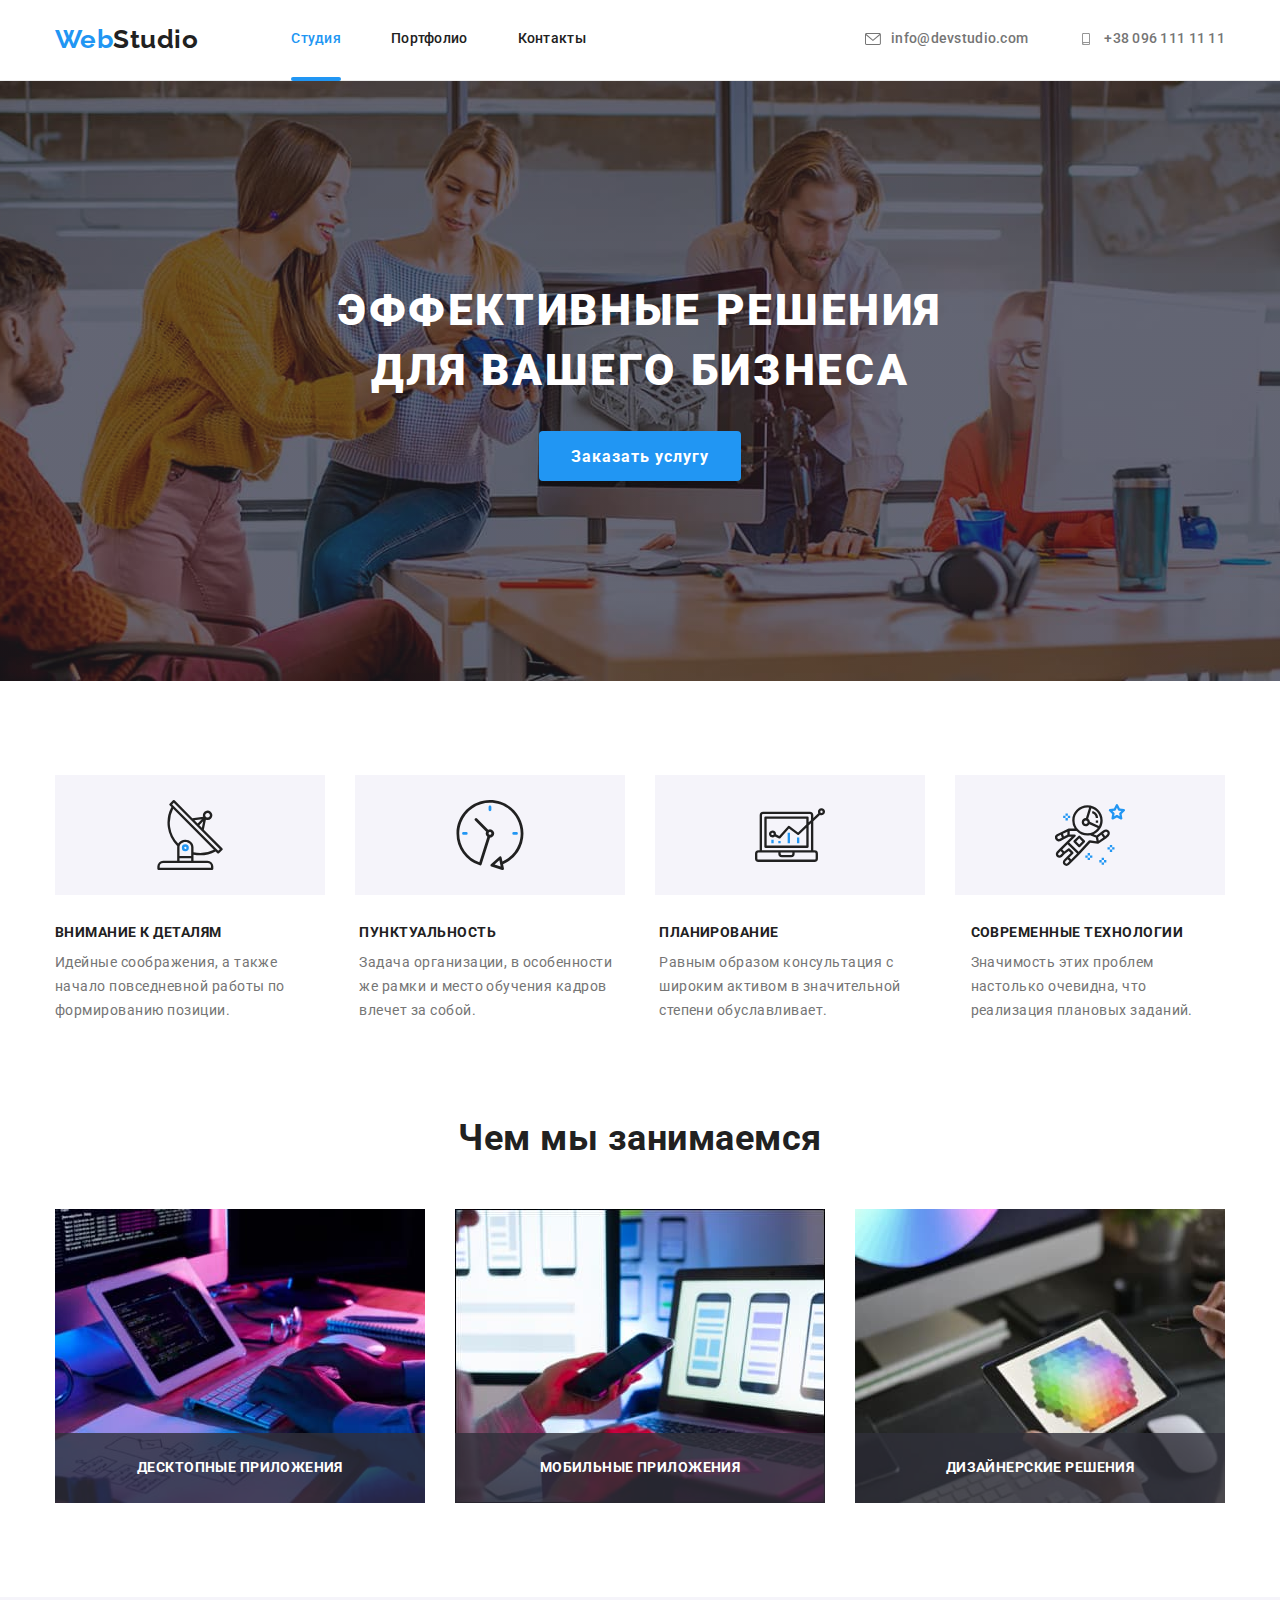
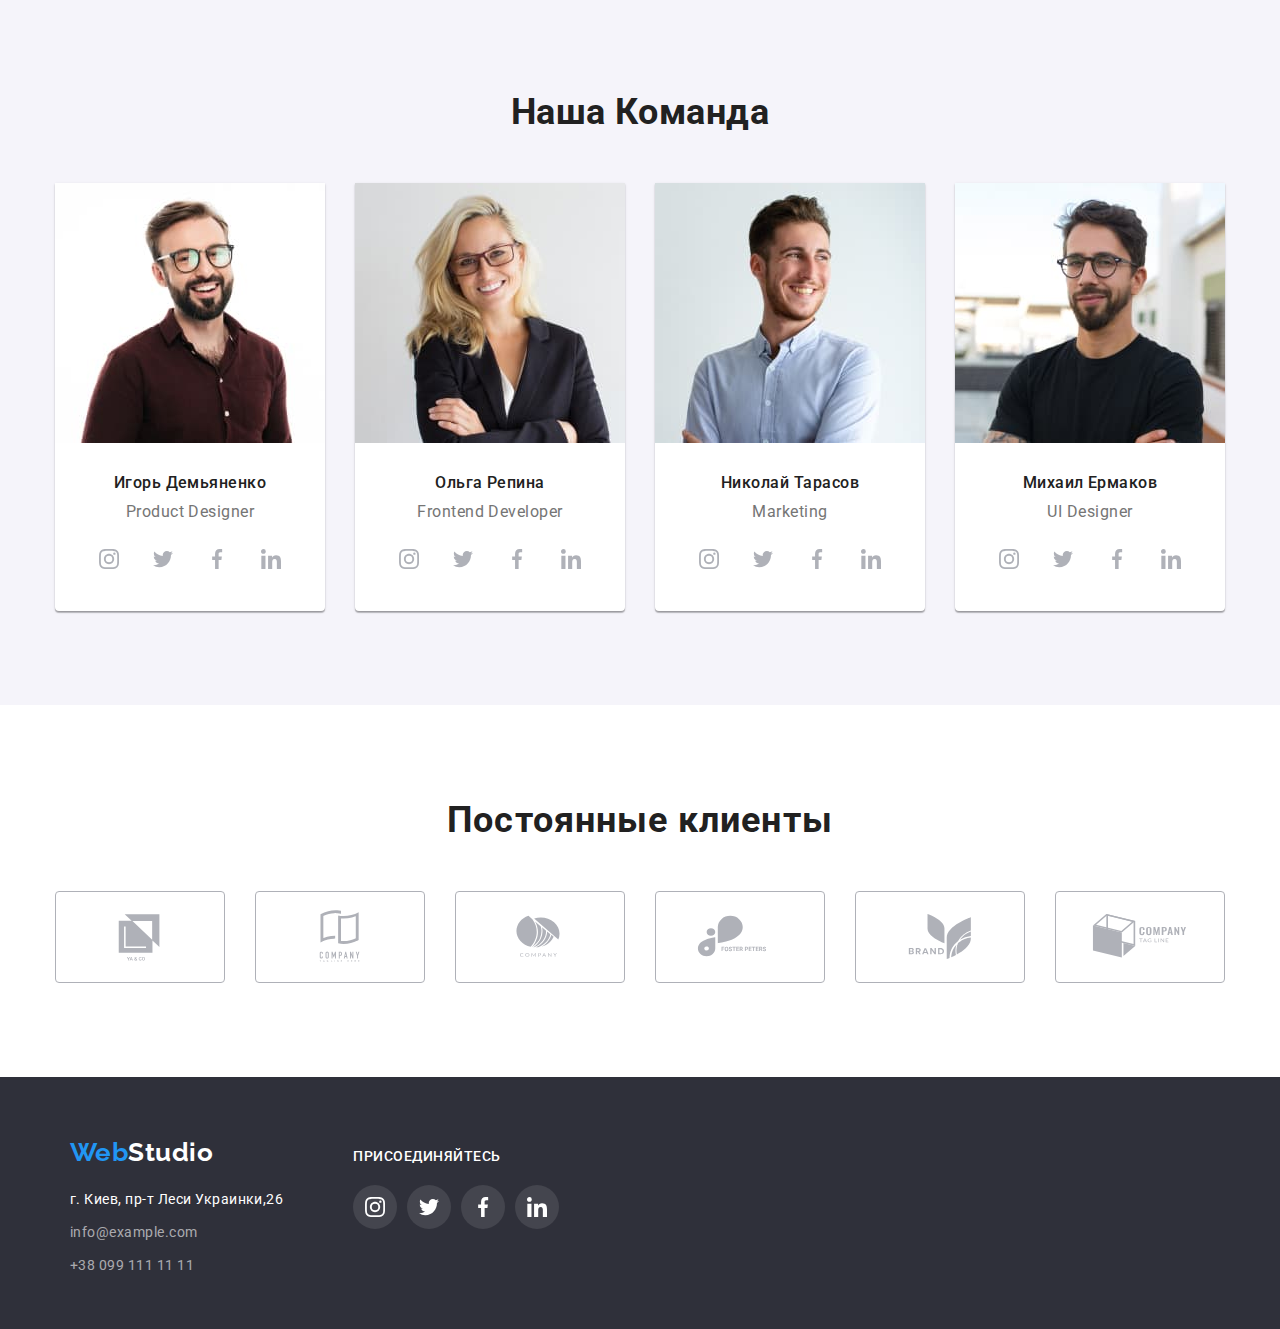
<file: index.html>
<!DOCTYPE html>
<html lang="ru">
<head>
    <meta charset="UTF-8">
    <meta http-equiv="X-UA-Compatible" content="IE=edge">
    <meta name="viewport" content="width=device-width, initial-scale=1.0">
    <title>Webstudio</title>
    <link rel="preconnect" href="https://fonts.googleapis.com">
    <link rel="preconnect" href="https://fonts.gstatic.com" crossorigin>
    <link href="https://fonts.googleapis.com/css2?family=Raleway:wght@700&family=Roboto:wght@400;500;700;900&display=swap"
        rel="stylesheet">
    <link rel="stylesheet" href="https://cdnjs.cloudflare.com/ajax/libs/modern-normalize/1.0.0/modern-normalize.min.css" />
    <link rel="stylesheet" href="./css/styles.css" />
</head>

    <body>

        <!-- HEADER -->
        
        <header class="header section">
            <div class="container">
                                
                <a class="logo-header link" href="./index.html"><span class="accent">Web</span>Studio</a>
                <nav class="header-nav">                
                    <ul class="header-l-nav list">
                        <li class="header-item accent"><a class="header-link link active current" href="./index.html">Студия</a></li>
                        <li class="header-item"><a class="header-link link" href="./portfolio.html">Портфолио</a></li>
                        <li class="header-item"><a class="header-link link" href="">Контакты</a></li>
                    </ul>
                </nav>

                <ul class="header-l-contacts list">
                    <li class="header-item">
                        <a class="header-link link" href="mailto:info@devstudio.com">
                        <svg class="contacts-icon" width="16" height="12">
                            <use href="./img/sprite.svg#icon-envelope"></use>
                        </svg>info@devstudio.com</a>
                    </li>
                    
                    <li class="header-item">
                        <a class="header-link link" href="tel:+380961111111">
                        <svg class="contacts-icon" width="16" height="12">
                        <use href="./img/sprite.svg#icon-smartphone"></use>
                    </svg>+38 096 111 11 11</a>
                    </li>

                </ul>
            </div>
        </header>

        <!-- HERO -->

        <main>
            <section class="hero section">
                <div class="container">
                    <h1 class="hero-title">ЭФФЕКТИВНЫЕ РЕШЕНИЯ ДЛЯ ВАШЕГО БИЗНЕСА</h1>
                    <button type="button" class="btn" data-modal-open=>Заказать услугу</button>
                </div>         
            </section>
            
<!-- FEATURES -->

        <section class="features section">
            <div class="container">
                <h2 class="visually-hidden">Преимущества</h2>
            
                <ul class="features-icon-list list">
                    <li class="features-icon-item">
                    <svg class="features-icon" width="70" height="70">
                        <use class="icon" href="./img/sprite.svg#icon-antenna"></use>
                    </svg>
                    </li>

                    <li class="features-icon-item">
                        <svg class="features-icon" width="70" height="70">
                            <use class="icon" href="./img/sprite.svg#icon-clock"></use>
                        </svg>
                    </li>
                    <li class="features-icon-item">
                        <svg class="features-icon" width="70" height="70">
                            <use class="icon" href="./img/sprite.svg#icon-diagram"></use>
                        </svg>
                    </li>
                    <li class="features-icon-item">
                        <svg class="features-icon" width="70" height="70">
                            <use class="icon" href="./img/sprite.svg#icon-astronaut"></use>
                        </svg>
                    </li>
                </ul>



                <ul class="features-list list">
                    <li class="features-item">
                    <h3 class="features-title">ВНИМАНИЕ К ДЕТАЛЯМ</h3>
                    <p class="features-text">
                        Идейные соображения, а также начало повседневной работы по формированию позиции.
                    </p>
                </li>
                
                
                <li class="features-item">
                    <h3 class="features-title">ПУНКТУАЛЬНОСТЬ</h3>
                    <p class="features-text">
                        Задача организации, в особенности же рамки и место обучения кадров влечет за собой.
                    </p>
                </li>

                <li class="features-item">
                    <h3 class="features-title">ПЛАНИРОВАНИЕ</h3>
                    <p class="features-text">
                        Равным образом консультация с широким активом в значительной степени обуславливает.
                    </p>
                </li>

                <li class="features-item">
                    <h3 class="features-title">СОВРЕМЕННЫЕ ТЕХНОЛОГИИ</h3>
                    <p class="features-text">
                        Значимость этих проблем настолько очевидна, что реализация плановых заданий.
                    </p>
                </li>               
                </ul>
            </div>            
        </section>


<!-- ABOUT-US -->
        <section class="directions section">
            <div class="container">
                <h2 class="directions-title">Чем мы занимаемся</h2>
                <ul class="directions-list list">
                <li class="directions-item">
                    <img src="./img/box1.jpg" alt="Клава" width="370" height="294">
                    <p class="lable">Десктопные приложения</p>
                </li>

                <li class="directions-item">
                    <img src="./img/box2.jpg" alt="Моник" width="370" height="294">
                    <p class="lable">Мобильные приложения</p>
                </li>

                <li class="directions-item">
                    <img src="./img/box3.jpg" alt="Колор" width="370" height="294">
                    <p class="lable">Дизайнерские решения</p>
                </li>
            </ul>
            </div>
        </section>


<!-- OUR-TEAM -->
        <section class="team section">
            <div class="container">
                <h2 class="team-title">Наша Команда</h2>

            <ul class="team-cards-list list">
                <li class="team-card">
                    <img src="./img/img.jpg" alt="ПМ" width="270">
                    <div class="team-description">
                        <h3 class="team-names">Игорь Демьяненко</h3>
                        <p lang="en" class="team-position">Product Designer</p>
                        <ul class="social-list list">
                            <li class="social-item">
                                <a class="social-link link" href="" target="_blank" rel="nofollow noopener noreferrer"
                                    aria-label="Ссылка на Instagram">
                                    <svg class="social-icon" width="20" height="20">
                                        <use href="./img/sprite.svg#icon-instagram"></use>
                                    </svg>
                                </a>
                            </li>
                            <li class="social-item">
                                <a class="social-link link" href="" target="_blank" rel="nofollow noopener noreferrer"
                                    aria-label="Ссылка на twitter">
                                    <svg class="social-icon" width="20" height="20">
                                        <use href="./img/sprite.svg#icon-twitter"></use>
                                    </svg>
                                </a>
                            </li>
                            <li class="social-item">
                                <a class="social-link link" href="" target="_blank" rel="nofollow noopener noreferrer"
                                    aria-label="Ссылка на facebook">
                                    <svg class="social-icon" width="20" height="20">
                                        <use href="./img/sprite.svg#icon-facebook"></use>
                                    </svg>
                                </a>
                            </li>
                            <li class="social-item">
                                <a class="social-link link" href="" target="_blank" rel="nofollow noopener noreferrer"
                                    aria-label="Ссылка на linkedin">
                                    <svg class="social-icon" width="20" height="20">
                                        <use href="./img/sprite.svg#icon-linkedin"></use>
                                    </svg>
                                </a>
                            </li>
                        </ul>
                    </div>
                </li>

                <li class="team-card">
                    <img src="./img/img(1).jpg" alt="Фронт" width="270">
                    <div class="team-description">
                        <h3 class="team-names">Ольга Репина</h3>
                        <p lang="en" class="team-position">Frontend Developer</p>
                        <ul class="social-list list">
                            <li class="social-item">
                                <a class="social-link link" href="" target="_blank" rel="nofollow noopener noreferrer"
                                    aria-label="Ссылка на Instagram">
                                    <svg class="social-icon" width="20" height="20">
                                        <use href="./img/sprite.svg#icon-instagram"></use>
                                    </svg>
                                </a>
                            </li>
                            <li class="social-item">
                                <a class="social-link link" href="" target="_blank" rel="nofollow noopener noreferrer"
                                    aria-label="Ссылка на twitter">
                                    <svg class="social-icon" width="20" height="20">
                                        <use href="./img/sprite.svg#icon-twitter"></use>
                                    </svg>
                                </a>
                            </li>
                            <li class="social-item">
                                <a class="social-link link" href="" target="_blank" rel="nofollow noopener noreferrer"
                                    aria-label="Ссылка на facebook">
                                    <svg class="social-icon" width="20" height="20">
                                        <use href="./img/sprite.svg#icon-facebook"></use>
                                    </svg>
                                </a>
                            </li>
                            <li class="social-item">
                                <a class="social-link link" href="" target="_blank" rel="nofollow noopener noreferrer"
                                    aria-label="Ссылка на linkedin">
                                    <svg class="social-icon" width="20" height="20">
                                        <use href="./img/sprite.svg#icon-linkedin"></use>
                                    </svg>
                                </a>
                            </li>
                        </ul>
                    </div>
                </li>

                <li class="team-card">
                    <img src="./img/img(2).jpg" alt="Маркетинг" width="270">
                    <div class="team-description">
                        <h3 class="team-names">Николай Тарасов</h3>
                        <p lang="en" class="team-position">Marketing</p>
                        <ul class="social-list list">
                            <li class="social-item">
                                <a class="social-link link" href="" target="_blank" rel="nofollow noopener noreferrer"
                                    aria-label="Ссылка на Instagram">
                                    <svg class="social-icon" width="20" height="20">
                                        <use href="./img/sprite.svg#icon-instagram"></use>
                                    </svg>
                                </a>
                            </li>
                            <li class="social-item">
                                <a class="social-link link" href="" target="_blank" rel="nofollow noopener noreferrer"
                                    aria-label="Ссылка на twitter">
                                    <svg class="social-icon" width="20" height="20">
                                        <use href="./img/sprite.svg#icon-twitter"></use>
                                    </svg>
                                </a>
                            </li>
                            <li class="social-item">
                                <a class="social-link link" href="" target="_blank" rel="nofollow noopener noreferrer"
                                    aria-label="Ссылка на facebook">
                                    <svg class="social-icon" width="20" height="20">
                                        <use href="./img/sprite.svg#icon-facebook"></use>
                                    </svg>
                                </a>
                            </li>
                            <li class="social-item">
                                <a class="social-link link" href="" target="_blank" rel="nofollow noopener noreferrer"
                                    aria-label="Ссылка на linkedin">
                                    <svg class="social-icon" width="20" height="20">
                                        <use href="./img/sprite.svg#icon-linkedin"></use>
                                    </svg>
                                </a>
                            </li>
                        </ul>
                    </div>
                </li>

                <li class="team-card">
                    <img src="./img/img(3).jpg" alt="Диз" width="270">
                    <div class="team-description">
                        <h3 class="team-names">Михаил Ермаков</h3>
                        <p lang="en" class="team-position">UI Designer</p>
                        <ul class="social-list list">
                            <li class="social-item">
                                <a class="social-link link" href="" target="_blank" rel="nofollow noopener noreferrer"
                                    aria-label="Ссылка на Instagram">
                                    <svg class="social-icon" width="20" height="20">
                                        <use href="./img/sprite.svg#icon-instagram"></use>
                                    </svg>
                                </a>
                            </li>
                            <li class="social-item">
                                <a class="social-link link" href="" target="_blank" rel="nofollow noopener noreferrer"
                                    aria-label="Ссылка на twitter">
                                    <svg class="social-icon" width="20" height="20">
                                        <use href="./img/sprite.svg#icon-twitter"></use>
                                    </svg>
                                </a>
                            </li>
                            <li class="social-item">
                                <a class="social-link link" href="" target="_blank" rel="nofollow noopener noreferrer"
                                    aria-label="Ссылка на facebook">
                                    <svg class="social-icon" width="20" height="20">
                                        <use href="./img/sprite.svg#icon-facebook"></use>
                                    </svg>
                                </a>
                            </li>
                            <li class="social-item">
                                <a class="social-link link" href="" target="_blank" rel="nofollow noopener noreferrer"
                                    aria-label="Ссылка на linkedin">
                                    <svg class="social-icon" width="20" height="20">
                                        <use href="./img/sprite.svg#icon-linkedin"></use>
                                    </svg>
                                </a>
                            </li>
                        </ul>
                    </div>
                </li>
            </ul>
            </div>
        </section>

        <!-- CUSTOMERS -->

        <section class="clients section">
            <div class="container">
                <h2 class="clients-title">Постоянные клиенты</h2>
                <ul class="clients-list list">
                    <li class="client-item">
                        <a href="" class="client-link link">
                            <svg class="client-ikon" width="106" height="60">
                                <use href="./img/sprite.svg#icon-logo1"></use>
                            </svg>
                        </a>
                    </li>
                    <li class="client-item">
                        <a href="" class="client-link">
                            <svg class="client-ikon" width="106" height="60">
                                <use href="./img/sprite.svg#icon-logo2"></use>
                            </svg>
                        </a>
                    </li>
                    <li class="client-item">
                        <a href="" class="client-link">
                            <svg class="client-ikon" width="106" height="60">
                                <use href="./img/sprite.svg#icon-logo3"></use>
                            </svg>
                        </a>
                    </li>
                    <li class="client-item">
                        <a href="" class="client-link">
                            <svg class="client-ikon" width="106" height="60">
                                <use href="./img/sprite.svg#icon-logo4"></use>
                            </svg>
                        </a>
                    </li>
                    <li class="client-item">
                        <a href="" class="client-link">
                            <svg class="client-ikon" width="106" height="60">
                                <use href="./img/sprite.svg#icon-logo5"></use>
                            </svg>
                        </a>
                    </li>
                    <li class="client-item">
                        <a href="" class="client-link">
                            <svg class="client-ikon" width="106" height="60">
                                <use href="./img/sprite.svg#icon-logo6"></use>
                            </svg>
                        </a>
                    </li>
                </ul>
            </div>
        </section>

    </main>

<!-- FOOTER -->
        <footer class="footer section">
            <div class="container">
                <div class="logo-and-address">
                    <a class="logo link" href="./index.html"><span class="first-word">Web</span><span class="third-word">Studio</a>
                    <address class="address">
                    <ul class="footer-address-list list">
                        <li class="footer-address-item"><a class="footer-address-post link" href="https://goo.gl/maps/rf4UaAymwSUTTW86A">г. Киев, пр-т Леси Украинки,26</a></li>
                        <li class="footer-address-item"><a class="footer-address-link link" href="mailto:info@example.com">info@example.com</a></li>
                        <li class="footer-address-item"><a class="footer-address-link link" href="tel:+380991111111">+38 099 111 11 11</a></li>
                    </ul>
                    </address>
                </div>
                
                    <div class="join">
                        <p class="join-text">Присоединяйтесь</p>
                        <ul class="social-list list">
                            <li class="social-item">
                                <a class="social-link link" href="" target="_blank" rel="nofollow noopener noreferrer"
                                    aria-label="Ссылка на instagram">
                                    <svg class="social-icon" width="20" height="20">
                                        <use href="./img/sprite.svg#icon-instagram"></use>
                                    </svg>
                                </a>
                            </li>
                            <li class="social-item">
                                <a class="social-link link" href="" target="_blank" rel="nofollow noopener noreferrer"
                                    aria-label="Ссылка на twitter">
                                    <svg class="footer-social-icon" width="20" height="20">
                                        <use href="./img/sprite.svg#icon-twitter"></use>
                                    </svg>
                                </a>
                            </li>
                            <li class="social-item">
                                <a class="social-link link" href="" target="_blank" rel="nofollow noopener noreferrer"
                                    aria-label="Ссылка на facebook">
                                    <svg class="footer-social-icon" width="20" height="20">
                                        <use href="./img/sprite.svg#icon-facebook"></use>
                                    </svg>
                                </a>
                            </li>
                            <li class="social-item">
                                <a class="social-link link" href="" target="_blank" rel="nofollow noopener noreferrer"
                                    aria-label="Ссылка на linkedin">
                                    <svg class="footer-social-icon" width="20" height="20">
                                        <use href="./img/sprite.svg#icon-linkedin"></use>
                                    </svg>
                                </a>
                            </li>
                        </ul>
                    </div>
                </div>
            </div>
        </footer>

        <div class="backdrop is-hidden" data-modal>
            <div class="modal">
                <button type="button" class="modal-close-btn btn" data-modal-close>
                    <svg class="modal-icon" width="18" height="18">
                        <use href="./img/sprite.svg#icon-close"></use>
                    </svg>
                </button>
            </div>
        </div>

        <script src="./js/modal.js"></script>

    </body>
</html>
</file>
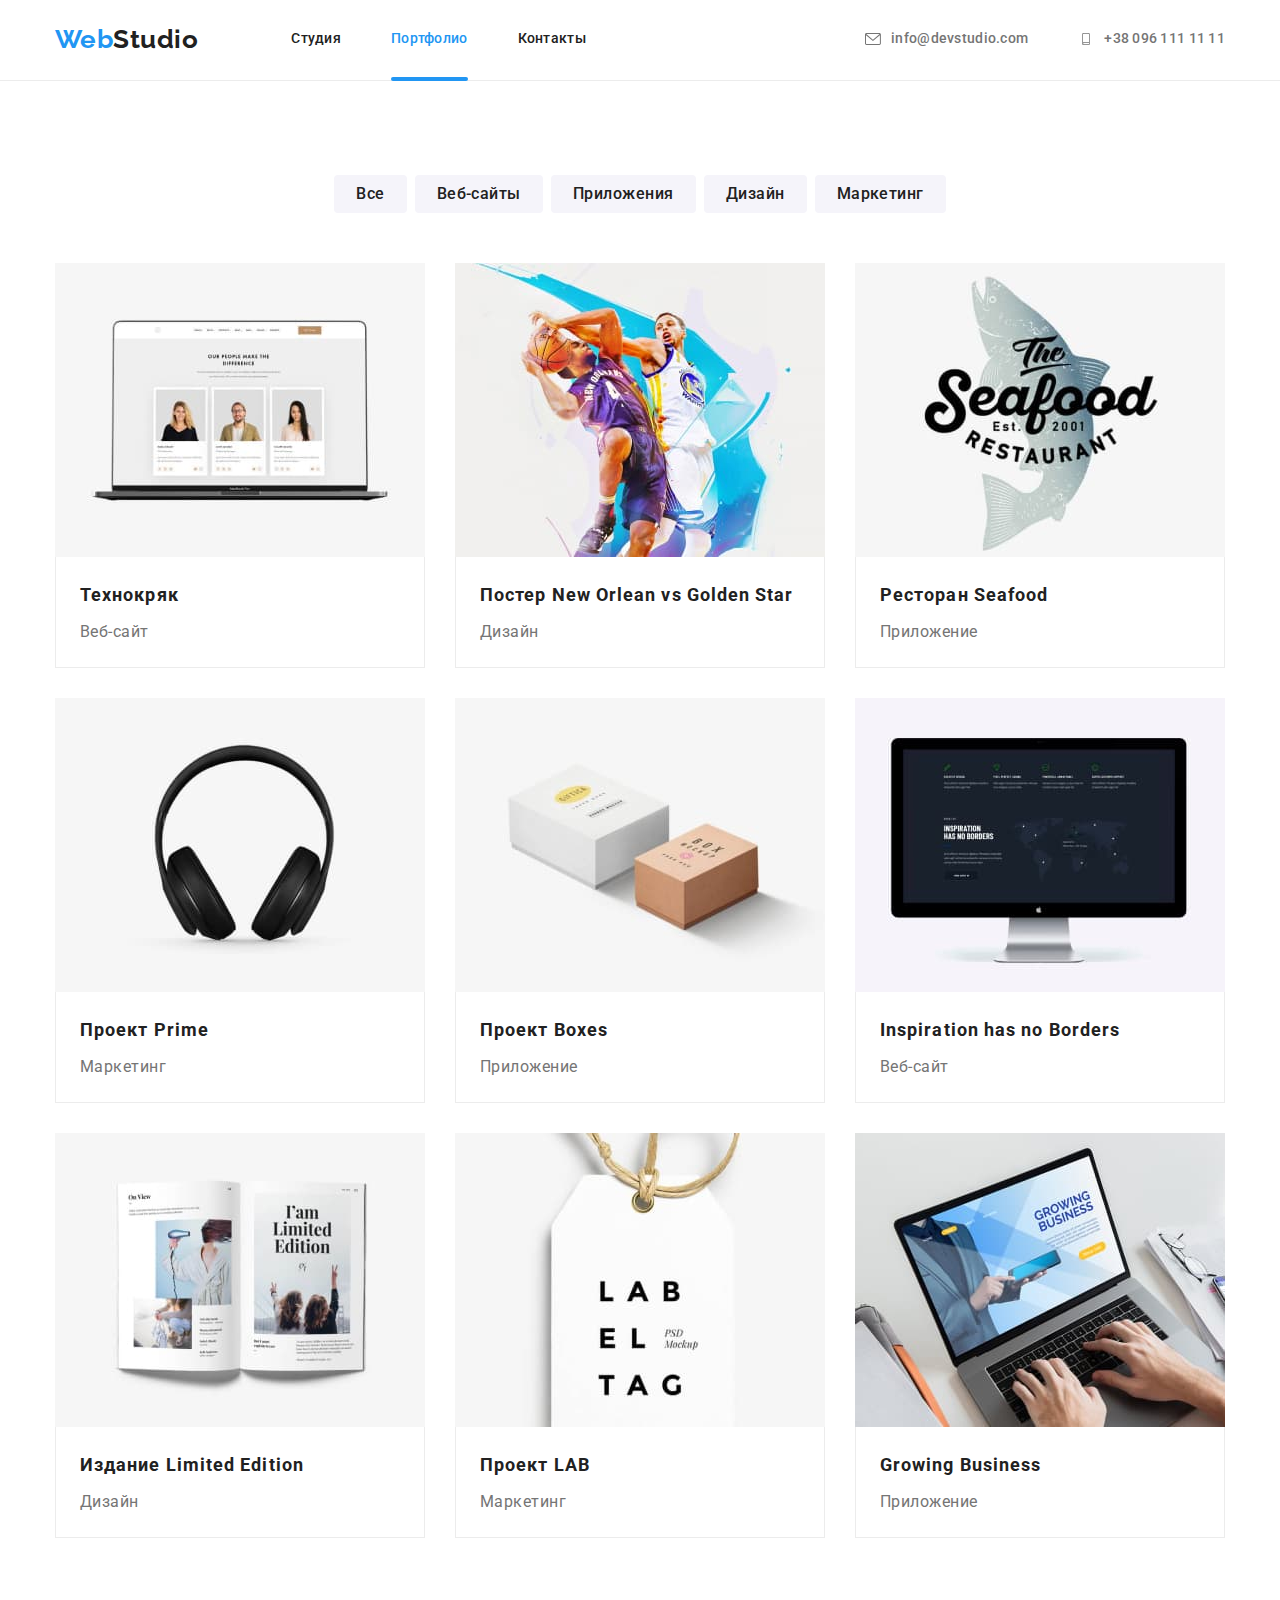
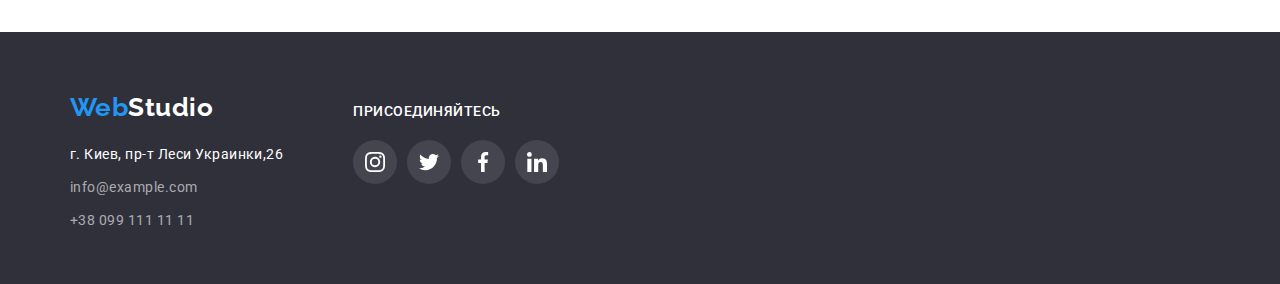
<file: portfolio.html>
<!DOCTYPE html>
<html lang="ru">

<head>
    <meta charset="UTF-8">
    <meta http-equiv="X-UA-Compatible" content="IE=edge">
    <meta name="viewport" content="width=device-width, initial-scale=1.0">
    <title>Webstudio</title>
    <link rel="preconnect" href="https://fonts.googleapis.com">
    <link rel="preconnect" href="https://fonts.gstatic.com" crossorigin>
    <link
        href="https://fonts.googleapis.com/css2?family=Raleway:wght@700&family=Roboto:wght@400;500;700;900&display=swap"
        rel="stylesheet">
    <link rel="stylesheet"
        href="https://cdnjs.cloudflare.com/ajax/libs/modern-normalize/1.0.0/modern-normalize.min.css" />
    <link rel="stylesheet" href="./css/styles.css" />
</head>

<body>
    <!-- HEADER -->
    <header class="header section">
        <div class="container">
    
            <a class="logo-header link" href="./index.html"><span class="accent">Web</span>Studio</a>
            <nav class="header-nav">
                <ul class="header-l-nav list">
                    <li class="header-item"><a class="header-link link " href="./index.html">Студия</a></li>
                    <li class="header-item accent"><a class="header-link link active current" href="./portfolio.html">Портфолио</a></li>
                    <li class="header-item"><a class="header-link link" href="">Контакты</a></li>
                </ul>
            </nav>
    
            <ul class="header-l-contacts list">
                <li class="header-item">
                    <a class="header-link link" href="mailto:info@devstudio.com">
                        <svg class="contacts-icon" width="16" height="12">
                            <use href="./img/sprite.svg#icon-envelope"></use>
                        </svg>info@devstudio.com</a>
                </li>
    
                <li class="header-item">
                    <a class="header-link link" href="tel:+380961111111">
                        <svg class="contacts-icon" width="16" height="12">
                            <use href="./img/sprite.svg#icon-smartphone"></use>
                        </svg>+38 096 111 11 11</a>
                </li>
    
            </ul>
        </div>
    </header>

        <main>
           <!-- OUR-PROJECTS  -->
            <section class="projects section">
                <div class="container">
                    <h1 class="visually-hidden">Our Projects Portfolio</h1>
                    <ul class="filter-list list">
                    <li class="filter-item"><button class="filter-btn btn" type="button">Все</button></li>
                    <li class="filter-item"><button class="filter-btn btn" type="button">Веб-сайты</button></li>
                    <li class="filter-item"><button class="filter-btn btn" type="button">Приложения</button></li>
                    <li class="filter-item"><button class="filter-btn btn" type="button">Дизайн</button></li>
                    <li class="filter-item"><button class="filter-btn btn" type="button">Маркетинг</button></li>
                    </ul>
                
                    <!-- PROJECTS -->

                
                        <ul class="project-list list">
                            <li class="project-item">
                                <a href="" class="project-link link">
                                       <div class="project-wrap">
                                           <img src="./img/1.jpg" alt="Технокряк" width="370" height="294"/>
                                            <p class="projects-top-text">
                                            Технокряк это современная площадка распространения коронавируса. Компании используют эту платформу для цифрового
                                            шпионажа и атак на защищённые сервера конкурентов.
                                            </p>
                                       </div>                                       
                                        <div class="project-description">
                                            <h2 class="project-name">Технокряк</h2>
                                            <p class="project-type">Веб-сайт</p>
                                        </div>                                                                   
                                </a>                               
                            </li>


                            <li class="project-item">
                                <a href="" class="project-link link">
                                    <div class="project-wrap">
                                        <img src="./img/2.jpg" alt="NO" width="370" height="294">
                                        <p class="projects-top-text">
                                        Технокряк это современная площадка распространения коронавируса. Компании используют эту платформу для цифрового
                                        шпионажа и атак на защищённые сервера конкурентов.
                                        </p>
                                    </div>                                   
                                    <div class="project-description">
                                        <h2 class="project-name">Постер New Orlean vs Golden Star</h2>
                                        <p class="project-type">Дизайн</p>
                                    </div>
                                </a>                              
                            </li>

                            <li class="project-item">
                                <a href="" class="project-link link">
                                    <div class="project-wrap">
                                        <img src="./img/3.jpg" alt="Resto" width="370" height="294">
                                        <p class="projects-top-text">
                                        Технокряк это современная площадка распространения коронавируса. Компании используют эту платформу для цифрового
                                        шпионажа и атак на защищённые сервера конкурентов.
                                        </p>
                                    </div>                               
                                <div class="project-description">
                                    <h2 class="project-name">Ресторан Seafood</h2>
                                    <p class="project-type">Приложение</p>
                                </div>
                                </a>                               
                            </li>

                            <li class="project-item">
                                <a href="" class="project-link link">
                                <div class="project-wrap">
                                    <img src="./img/4.jpg" alt="Уши" width="370" height="294">                               
                                    <p class="projects-top-text">
                                    Технокряк это современная площадка распространения коронавируса. Компании используют эту платформу для цифрового
                                    шпионажа и атак на защищённые сервера конкурентов.
                                    </p>
                                </div>                              
                                <div class="project-description">
                                    <h2 class="project-name">Проект Prime</h2>
                                    <p class="project-type">Маркетинг</p>
                                </div>
                                </a>                              
                            </li>

                            <li class="project-item">
                                <a href="" class="project-link link">
                                    <div class="project-wrap">
                                        <img src="./img/5.jpg" alt="Коробки" width="370" height="294">
                                    <p class="projects-top-text">
                                    Технокряк это современная площадка распространения коронавируса. Компании используют эту платформу для цифрового
                                    шпионажа и атак на защищённые сервера конкурентов.
                                    </p>
                                    </div>                               
                                <div class="project-description">
                                    <h2 class="project-name">Проект Boxes</h2>
                                    <p class="project-type">Приложение</p>
                                </div>
                                </a>                             
                            </li>

                            <li class="project-item">
                                <a href="" class="project-link link">
                                
                                <div class="project-wrap">
                                    <img src="./img/6.jpg" alt="Моник" width="370" height="294">
                                    <p class="projects-top-text">
                                    Технокряк это современная площадка распространения коронавируса. Компании используют эту платформу для цифрового
                                    шпионажа и атак на защищённые сервера конкурентов.
                                    </p>
                                </div>                                
                                <div class="project-description">
                                    <h2 class="project-name">Inspiration has no Borders</h2>
                                    <p class="project-type">Веб-сайт</p>
                                </div>
                                </a>
                            </li>

                                

                            <li class="project-item">
                                <a href="" class="project-link link">
                                
                                <div class="project-wrap">
                                    <img src="./img/7.jpg" alt="Книга" width="370" height="294">
                                    <p class="projects-top-text">
                                    Технокряк это современная площадка распространения коронавируса. Компании используют эту платформу для цифрового
                                    шпионажа и атак на защищённые сервера конкурентов.
                                </p>
                                </div>                               
                                <div class="project-description">
                                    <h2 class="project-name">Издание Limited Edition</h2>
                                    <p class="project-type">Дизайн</p>
                                </div>
                                </a>                              
                            </li>

                            <li class="project-item">
                                <a href="" class="project-link link">
                                
                                <div class="project-wrap">
                                    <img src="./img/8.jpg" alt="Бирка" width="370" height="294">
                                    <p class="projects-top-text">
                                    Технокряк это современная площадка распространения коронавируса. Компании используют эту платформу для цифрового
                                    шпионажа и атак на защищённые сервера конкурентов.
                                </p>
                                </div>                                
                                <div class="project-description">
                                    <h2 class="project-name">Проект LAB</h2>
                                    <p class="project-type">Маркетинг</p>
                                </div>
                                </a>                              
                            </li>

                            <li class="project-item">
                                <a href="" class="project-link link">
                                
                                <div class="project-wrap">
                                    <img src="./img/9.jpg" alt="Ноут" width="370" height="294">
                                    <p class="projects-top-text">
                                    Технокряк это современная площадка распространения коронавируса. Компании используют эту платформу для цифрового
                                    шпионажа и атак на защищённые сервера конкурентов.
                                </p>
                                </div>                                
                                <div class="project-description">
                                    <h2 class="project-name">Growing Business</h2>
                                    <p class="project-type">Приложение</p>
                                </div>
                                </a>                               
                            </li>
                        </ul>
            </div>
            
            </section>
        </main>

        <!-- FOOTER -->
        <footer class="footer section">
            <div class="container">
                <div class="logo-and-address">
                    <a class="logo link" href="./index.html"><span class="first-word">Web</span><span
                            class="third-word">Studio</a>
                    <address class="address">
                        <ul class="footer-address-list list">
                            <li class="footer-address-item"><a class="footer-address-post link" href="https://goo.gl/maps/rf4UaAymwSUTTW86A">г. Киев, пр-т
                                    Леси Украинки,26</a></li>
                            <li class="footer-address-item"><a class="footer-address-link link" href="mailto:info@example.com">info@example.com</a></li>
                            <li class="footer-address-item"><a class="footer-address-link link" href="tel:+380991111111">+38 099 111 11 11</a></li>
                        </ul>
                    </address>
                </div>
        
                <div class="join">
                    <p class="join-text">Присоединяйтесь</p>
                    <ul class="social-list list">
                        <li class="social-item">
                            <a class="social-link link" href="" target="_blank" rel="nofollow noopener noreferrer"
                                aria-label="Ссылка на instagram">
                                <svg class="social-icon" width="20" height="20">
                                    <use href="./img/sprite.svg#icon-instagram"></use>
                                </svg>
                            </a>
                        </li>
                        <li class="social-item">
                            <a class="social-link link" href="" target="_blank" rel="nofollow noopener noreferrer"
                                aria-label="Ссылка на twitter">
                                <svg class="footer-social-icon" width="20" height="20">
                                    <use href="./img/sprite.svg#icon-twitter"></use>
                                </svg>
                            </a>
                        </li>
                        <li class="social-item">
                            <a class="social-link link" href="" target="_blank" rel="nofollow noopener noreferrer"
                                aria-label="Ссылка на facebook">
                                <svg class="footer-social-icon" width="20" height="20">
                                    <use href="./img/sprite.svg#icon-facebook"></use>
                                </svg>
                            </a>
                        </li>
                        <li class="social-item">
                            <a class="social-link link" href="" target="_blank" rel="nofollow noopener noreferrer"
                                aria-label="Ссылка на linkedin">
                                <svg class="footer-social-icon" width="20" height="20">
                                    <use href="./img/sprite.svg#icon-linkedin"></use>
                                </svg>
                            </a>
                        </li>
                    </ul>
                </div>
            </div>
            </div>
        </footer>

        <script src="./js/modal.js"></script>
        
    </body>
</html>
</file>
<file: css/styles.css>
:root {
  --header-color: #212121;
  --second-header-color: #757575;
  --first-title-color: #ffffff;
  --border-l-header-color: #ececec;
  --second-title-color: #303030;
  --first-btn-color: #ffffff;
  --second-btn-color: #303030;
  --third-btn-color: #f5f4fa;
  --first-text-color: #303030;
  --second-text-color: rgba(157, 164, 189, 0.6);
  --third-text-color: #9da4bd;
  --fourth-text-color: #555555;
  --accent-color: #2196f3;
  --icon-color: #afb1b8;
  --icon-color-hover: #ffffff;
  --footer-background: #2f303a;
  --footer-dets-color: rgba(255, 255, 255, 0.6);
  --additional-color-footer: #44454e;
  --additional-icon-color-hover: #2196f3;
}

body {
  font-family: 'Roboto', sans-serif;
  background-color: var(--first-title-color);
  color: var(--header-color);
  letter-spacing: 0.03em;
}

p,
h1,
h2,
h3,
h4,
h5,
h6 {
  margin: 0;
}

img {
  display: block;
}

/* ------------------HEADER----------------------- */

.list {
  list-style: none;
  margin: 0;
  padding: 0;
}

.link {
  text-decoration: none;
  font-style: normal;
}

.btn {
  cursor: pointer;
  border-radius: 4px;
}

.container {
  width: 1200px;
  padding-left: 15px;
  padding-right: 15px;
  margin-left: auto;
  margin-right: auto;
}

.section {
  margin-left: auto;
  margin-right: auto;
}

.header {
  background-color: var(--first-title-color);
  padding-top: 24px;
  padding-bottom: 25px;
}

.header {
  border-bottom: 1px solid var(--border-l-header-color);
}

.header > .container {
  display: flex;
  justify-content: flex-start;
  align-items: center;
}

.logo-header {
  font-family: 'Raleway', sans-serif;
  font-weight: 700;
  font-size: 26px;
  line-height: 1.19;
  display: block;
  color: var(--header-color);
  margin-right: 93px;
}

.header-l-nav {
  display: flex;
  justify-content: space-between;
  align-items: center;
}

.header-item + .header-item {
  margin-left: 50px;
}

.header-link {
  position: relative;
  font-weight: 500;
  font-size: 14px;
  line-height: 1.14;
  letter-spacing: 0.02em;
  display: flex;
  justify-content: space-between;
  align-items: center;
  transition: color 250ms cubic-bezier(0.4, 0, 0.2, 1);
}

.header-nav .header-link {
  color: inherit;
}

.header .header-link:hover,
.header .header-link:focus,
.heder .active {
  color: var(--accent-color);
}

.active {
  color: var(--accent-color);
  border-bottom: var(--accent-color);
}

.accent {
  color: var(--accent-color);
  border-bottom: var(--accent-color);
}

.header-link.current::after {
  content: '';
  position: absolute;
  width: 100%;
  height: 4px;
  border-radius: 2px;
  background-color: var(--accent-color);
  bottom: -34px;
  left: 0;
}

.header-l-contacts {
  display: flex;
  justify-content: center;
  align-items: center;
  margin-left: auto;
}

.header-l-contacts .header-link {
  color: var(--second-header-color);
}

.contacts-icon {
  margin-right: 10px;
  fill: currentColor;
}

.contacts-icon:hover,
.contacts-icon:focus {
  fill: currentColor;
}

/* HERO */
.hero {
  background-color: var(--footer-background);
  text-align: center;
  max-width: 1600px;
  padding-top: 200px;
  padding-bottom: 200px;
  margin-bottom: 0;
  min-height: 600px;
  background-image: linear-gradient(to right, rgba(47, 48, 58, 0.4), rgba(47, 48, 58, 0.4)),
    url(../img/hero-image.jpg);
  background-size: cover;
  background-position: center;
  background-repeat: no-repeat;
}

.hero-title {
  color: var(--first-title-color);
  font-weight: 900;
  font-size: 44px;
  line-height: 1.36;
  letter-spacing: 0.06em;
  text-transform: uppercase;
  width: 696px;
  margin-left: auto;
  margin-right: auto;
  margin-bottom: 30px;
}

.hero .btn {
  display: inline-block;
  min-width: 200px;
  height: 50px;
  font-weight: 700;
  font-size: 16px;
  line-height: 1.87;
  color: var(--first-title-color);
  letter-spacing: 0.06em;
  background-color: var(--accent-color);
  border: 1px solid transparent;
  box-shadow: 0px 4px 4px rgba(0, 0, 0, 0.15);
  padding: 10px 31px;
  margin-left: auto;
  margin-right: auto;
}

/* FEATURES */

.features {
  padding-top: 94px;
}

.projects {
  padding-top: 94px;
  padding-bottom: 0px;
}

.visually-hidden {
  position: absolute;
  width: 1px;
  height: 1px;
  margin: -1px;
  padding: 0;
  overflow: hidden;
  border: 0;
  clip: rect(0 0 0 0);
}
.features-title {
  color: var(--header-color);
  font-size: 14px;
  line-height: 1.14;
  text-transform: uppercase;
  margin-bottom: 10px;
}
.features-list {
  display: flex;
  justify-content: space-between;
  align-items: center;
  width: 1170px;
}

.features-icon-list {
  width: 1170px;
  display: flex;
  justify-content: space-between;
  align-items: center;
}

.features-icon-item {
  width: 270px;
  height: 120px;
  display: flex;
  justify-content: center;
  align-items: center;
  background-color: var(--third-btn-color);
}

.features-icon {
  width: 70px;
  height: 70px;
}

.features-text {
  font-weight: 400;
  color: var(--second-header-color);
  font-size: 14px;
  line-height: 1.71;
}

.features-item:not(:last-child) {
  margin-right: 30px;
}

.features-item {
  padding-top: 30px;
}

/* ABOUT-US */

.directions {
  padding-top: 94px;
  padding-bottom: 94px;
}
.directions-title {
  color: var(--header-color);
  font-size: 36px;
  line-height: 1.17;
  margin-top: 0;
  margin-bottom: 50px;
  text-align: center;
}
.directions-list {
  display: flex;
  justify-content: space-between;
  align-items: center;
  width: 1170px;
}
.directions-item:not(:last-child) {
  margin-right: 30px;
}

.directions-item {
  position: relative;
}

.lable {
  position: absolute;
  height: 70px;
  width: 100%;
  bottom: 0;
  left: 0;
  background-color: rgba(47, 48, 58, 0.8);
  font-weight: 700;
  font-size: 14px;
  line-height: 1.14px;
  text-align: center;
  letter-spacing: 0.03em;
  text-transform: uppercase;
  display: flex;
  justify-content: center;
  align-items: center;
  color: var(--first-btn-color);
}

/* OUR-TEAM */
.team {
  background-color: var(--third-btn-color);
  padding-top: 94px;
  padding-bottom: 94px;
}
.team-title {
  color: var(--primary-text-color);
  font-size: 36px;
  line-height: 1.17;
  text-align: center;
  margin-bottom: 50px;
}
.team-cards-list {
  display: flex;
  justify-content: space-between;
  align-items: center;
  width: 1170px;
}
.team-card:not(:last-child) {
  margin-right: 30px;
}

.team-card {
  background-color: var(--first-title-color);
  box-shadow: 0px 1px 3px rgba(0, 0, 0, 0.12), 0px 1px 1px rgba(0, 0, 0, 0.14),
    0px 2px 1px rgba(0, 0, 0, 0.2);
  border-radius: 0px 0px 4px 4px;
  width: 270px;
}
.team-description {
  padding-top: 30px;
  padding-bottom: 30px;
  padding-right: 32px;
  padding-left: 32px;
}

.team-names {
  color: var(--primary-text-color);
  font-weight: 500;
  font-size: 16px;
  line-height: 1.19;
  text-align: center;
  margin-bottom: 10px;
}
.team-position {
  font-weight: 400;
  color: var(--second-header-color);
  font-size: 16px;
  line-height: 1.19;
  text-align: center;
  display: block;
  margin-bottom: 16px;
}

.social-list {
  display: flex;
  justify-content: center;
  align-items: center;
  width: 206px;
}
.social-item:not(:last-child) {
  margin-right: 10px;
}

.social-link {
  display: flex;
  align-items: center;
  justify-content: center;
  width: 44px;
  height: 44px;
  border-radius: 50%;
  color: var(--icon-color);
  transition: background-color 250ms cubic-bezier(0.4, 0, 0.2, 1),
    color 250ms cubic-bezier(0.4, 0, 0.2, 1);
}

.social-link:hover,
.social-link:focus {
  background-color: var(--accent-color);
  color: var(--icon-color-hover);
}

.social-icon {
  fill: currentColor;
}

.social-link svg {
  transition: color 250ms cubic-bezier(0.4, 0, 0.2, 1);
}

.social-link:hover svg,
.social-link:focus svg {
  fill: currentColor;
}

.team .section {
  padding-bottom: 94px;
}

footer .social-link {
  display: flex;
  align-items: center;
  justify-content: center;
  widows: 44px;
  hei: 44px;
  border-radius: 50%;
  background-color: var(--additional-color-footer);
  color: var(--first-btn-color);
}

.filter-list {
}
.directions {
  font-weight: 400;
  font-size: 16px;
  line-height: 1.88;
  letter-spacing: 0.03em;
  color: #757575;
}

/*---------------Buttons------------------*/

.button.primary {
  color: var(--header-color);
  background-color: var(--third-btn-color);
  font-family: inherit;
  font-weight: 700;
  font-size: 16px;
  line-height: 1.87;
  display: flex;
  align-items: center;
  text-align: center;
  letter-spacing: 0.06em;
}

.button.primary:hover,
.button.primary:focus {
  color: var(--first-btn-color);
  background-color: var(--accent-color);
}

.button {
  cursor: pointer;
  color: var(--secondary-text-color);
  font-family: inherit;
}

/* -------CUSOTMERS-------- */

.clients {
  padding-top: 94px;
  padding-bottom: 94px;
}

.clients-title {
  font-weight: 700;
  font-size: 36px;
  line-height: 1.17;
  text-align: center;
  letter-spacing: 0.03em;
  color: var(--header-color);
  margin-bottom: 50px;
}

.clients-list {
  display: flex;
  justify-content: space-between;
  align-items: center;
  width: 1170px;
}

.clients-item:not(:last-child) {
  margin-right: 30px;
}

.client-link {
  display: flex;
  justify-content: center;
  align-items: center;
  width: 170px;
  height: 92px;
  border: 1px solid var(--icon-color);
  border-radius: 4px;
  color: var(--icon-color);
  transition: border-color 250ms cubic-bezier(0.4, 0, 0.2, 1),
    color 250ms cubic-bezier(0.4, 0, 0.2, 1);
}
.client-link:hover,
.client-link:focus {
  border-color: var(--additional-icon-color-hover);
  color: var(--accent-color);
}
.client-ikon {
  fill: currentColor;
}

/*----------------COMPONENTS----------------------- */

.a-title {
  font-size: 14px;
  line-height: 1.14;
  letter-spacing: 0.03em;
  text-transform: uppercase;
  color: var(--header-color);
}

.text-title {
  font-size: 14px;
  line-height: 1.71;
  color: var(--second-header-color);
}

.about-us {
  font-size: 36px;
  line-height: 1.17px;
  text-align: center;
  letter-spacing: 0.03em;
  color: var(--header-color);
}

.our-team-names {
  font-weight: 500;
  font-size: 16px;
  line-height: 1.19;
  color: var(--header-color);
}

.our-team-posts {
  font-weight: 400;
  font-size: 16px;
  line-height: 1.19;
  letter-spacing: 0.03em;
  color: var(--second-header-color);
}

.pre-title {
  font-weight: 600;
  font-size: 11px;
  line-height: 1.36;
  letter-spacing: 0.1em;
  text-transform: uppercase;
}

.btn {
  font-family: Roboto;
  font-style: 500;
  font-weight: bold;
  font-size: 16px;
  line-height: 1.88;
}

.title {
  font-family: 'Raleway', sans-serif;
  font-weight: 700;
  font-size: 42px;
  line-height: 1.17;
  letter-spacing: 0.05em;
}

.after-title {
  font-size: 18px;
  line-height: 1.67;
  letter-spacing: 0.02em;
}

/*------------------ABOUT----------------------- */

.about-pre-title {
  color: var(--first-text-color);
}

.about-title {
  color: var(--second-title-color);
}

.about-after-title {
  color: var(--fourth-text-color);
}

.about-text {
  font-size: 14px;
  line-height: 1.86;
  letter-spacing: 0.02em;
  color: var(--fourth-text-color);
}

.about-btn {
  color: var(--second-btn-color);
}

/* FOOTER */

.footer {
  background-color: var(--footer-background);
  padding-top: 60px;
  padding-bottom: 60px;
  height: 252px;
}

footer .container {
  display: flex;
  justify-content: flex-start;
  align-items: flex-start;
  width: 1170px;
}

.logo-and-address {
  margin-right: 70px;
}

.footer .logo {
  display: block;
  font-family: 'Raleway', 'Sans Serif';
  font-weight: 700;
  font-size: 26px;
  line-height: 1.2;
  margin-bottom: 20px;
}

.footer-address-item:not(:last-child) {
  margin-bottom: 9px;
}

.footer-address-post,
.footer-address-link {
  font-style: normal;
  font-weight: 400;
  font-size: 14px;
  line-height: 1.71;
  margin-bottom: 9px;
}

.footer-address-post {
  color: var(--first-title-color);
}
.footer-address-link {
  color: var(--footer-dets-color);
  transition: color 250ms cubic-bezier(0.4, 0, 0.2, 1);
}

.footer-address-link:hover,
.footer-address-link:focus {
  color: var(--accent-color);
}

.footer-social-icon {
  fill: currentColor;
}

.first-word {
  color: var(--accent-color);
}
.second-word {
  color: var(--logo-text-color);
}
.third-word {
  color: var(--first-title-color);
}

.logo-second-part {
  color: var(--first-title-color);
}

.join {
  padding-top: 12px;
  padding-bottom: 40px;
}

.join-text {
  font-weight: 500;
  font-size: 14px;
  line-height: 1.14;
  text-transform: uppercase;
  color: var(--first-title-color);
  margin-bottom: 20px;
}

/* -----MODAL------- */
.backdrop {
  position: fixed;
  top: 0;
  left: 0;
  height: 100vh;
  width: 100vw;
  background: rgba(0, 0, 0, 0.2);
  transition-property: transform;
  transition-duration: 500ms;
  transition-timing-function: linear;
  transition-delay: 0;
}
.modal {
  position: absolute;
  width: 528px;
  min-height: 581px;
  /* display: flex; */
  top: 50%;
  left: 50%;
  transform: translate(-50%, -50%);
  background: var(--first-btn-color);
  box-shadow: 0px 1px 3px rgba(0, 0, 0, 0.12), 0px 1px 1px rgba(0, 0, 0, 0.14),
    0px 2px 1px rgba(0, 0, 0, 0.2);
  border-radius: 4px;
  /* transition: background-color 500ms linear, transform 500ms ease-in-out; */
}
.modal-close-btn {
  position: absolute;
  right: 8px;
  top: 8px;
  width: 30px;
  height: 30px;
  background-color: var(--first-title-color);
  border: 1px solid rgba(0, 0, 0, 0.1);
  border-radius: 50%;
  color: var(--logo-text-color);
  display: flex;
  justify-content: center;
  align-items: center;
}
.backdrop.is-hidden {
  opacity: 0;
  pointer-events: none;
  visibility: hidden;
  transform: rotate(180deg);
}
.modal.icon {
  fill: currentColor;
}

/* PORTFOLIO-PROJECTS */
.projects .section {
  padding-top: 94px;
  padding-bottom: 94px;
  margin-bottom: 94px;
}

.projects .container {
  margin-bottom: 94px;
}

.filter-list {
  display: flex;
  justify-content: center;
  align-items: center;
  padding-bottom: 16px;
  margin-bottom: 34px;
}

.filter-item:not(:last-child) {
  margin-right: 8px;
}

.filter-item > .filter-btn {
  display: block;
  font-weight: 500;
  font-size: 16px;
  line-height: 1.62;
  text-align: center;
  letter-spacing: 0.03em;
  color: var(--header-color);
  background-color: var(--third-btn-color);
  padding-top: 6px;
  padding-bottom: 6px;
  padding-right: 22px;
  padding-left: 22px;
  border: none;
}

.filter-btn {
  transition: background-color 250ms cubic-bezier(0.4, 0, 0.02, 1),
    color 250ms cubic-bezier(0.4, 0, 0.02, 1), box-shadow 250ms cubic-bezier(0.4, 0, 0.02, 1);
}

.filter-btn:hover,
.filter-btn:focus {
  background-color: var(--accent-color);
  color: var(--first-btn-color);
  box-shadow: 0px 3px 1px rgba(0, 0, 0, 0.1), 0px 1px 2px rgba(0, 0, 0, 0.08),
    0px 2px 2px rgba(0, 0, 0, 0.12);
}

.filter-btn:not(:last-child) {
  margin-right: 8px;
}

/* PROJECTS */
.project-list {
  display: flex;
  flex-wrap: wrap;
  justify-content: space-between;
  align-items: center;
  margin: -15px;
}
.project-item {
  width: 370px;
  margin: 15px;
  transition: background-color 250ms cubic-bezier(0.4, 0, 0.02, 1),
    border-bottom 250ms cubic-bezier(0.4, 0, 0.02, 1),
    box-shadow 250ms cubic-bezier(0.4, 0, 0.02, 1);
}

.project-name {
  font-size: 18px;
  line-height: 2;
  letter-spacing: 0.06em;
  color: var(--header-color);
  margin-bottom: 4px;
}

.project-type {
  font-weight: 400;
  font-size: 16px;
  line-height: 1.87;
  color: var(--second-header-color);
}

.project-item:hover,
.project-item:focus {
  background-color: var(--additional-accent-color);
  border-bottom: 1px solid var(--border-portfolio);
  box-shadow: 0px 1px 1px rgba(0, 0, 0, 0.12), 0px 4px 4px rgba(0, 0, 0, 0.06),
    1px 4px 6px rgba(0, 0, 0, 0.16);
}

.project-description {
  padding: 20px 24px;
  border: 1px solid var(--border-l-header-color);
  border-top: none;
}

.project-wrap {
  position: relative;
  overflow: hidden;
}

.projects-top-text {
  position: absolute;
  top: 0;
  left: 0;
  background-color: rgba(33, 150, 243, 0.9);
  padding: 63px 24px;
  font-weight: 400;
  font-size: 18px;
  line-height: 1.56;
  color: var(--first-btn-color);
  height: 100%;
  transform: translateY(100%);
  transition: transform 250ms cubic-bezier(0.4, 0, 0.02, 1);
  overflow: auto;
}

.project-item:hover .projects-top-text,
.project-item:focus .projects-top-text {
  transform: translateY(0);
}
</file>
